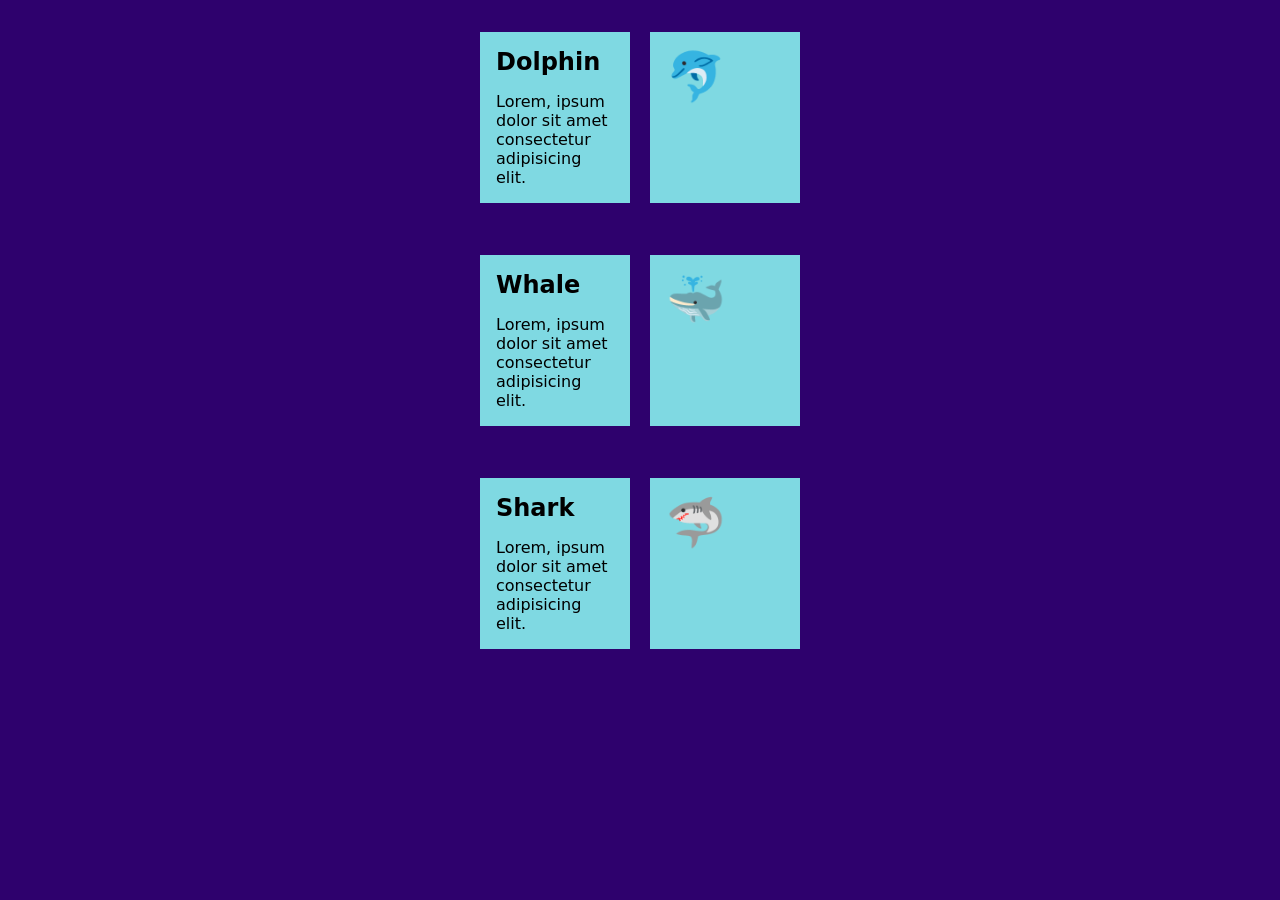
<file: css-grid_fish-cards/index.html>
<!DOCTYPE html>
<html lang="en">
  <head>
    <meta charset="utf-8" />
    <meta
      name="viewport"
      content="width=device-width, initial-scale=1, shrink-to-fit=no"
    />
    <title>CSS Grid - Fish Cards</title>
    <link rel="stylesheet" href="./css/styles.css" />
  </head>
  <body>
    <main class="fish">
      <article class="fish__text">
        <h2 class="fish__headline">Dolphin</h2>
        <p>Lorem, ipsum dolor sit amet consectetur adipisicing elit.</p>
      </article>
      <span class="fish__icon">🐬</span>
      <article class="fish__text">
        <h2 class="fish__headline">Whale</h2>
        <p>Lorem, ipsum dolor sit amet consectetur adipisicing elit.</p>
      </article>
      <span class="fish__icon">🐳</span>
      <article class="fish__text">
        <h2 class="fish__headline">Shark</h2>
        <p>Lorem, ipsum dolor sit amet consectetur adipisicing elit.</p>
      </article>
      <span class="fish__icon">🦈</span>
    </main>
  </body>
</html>
</file>
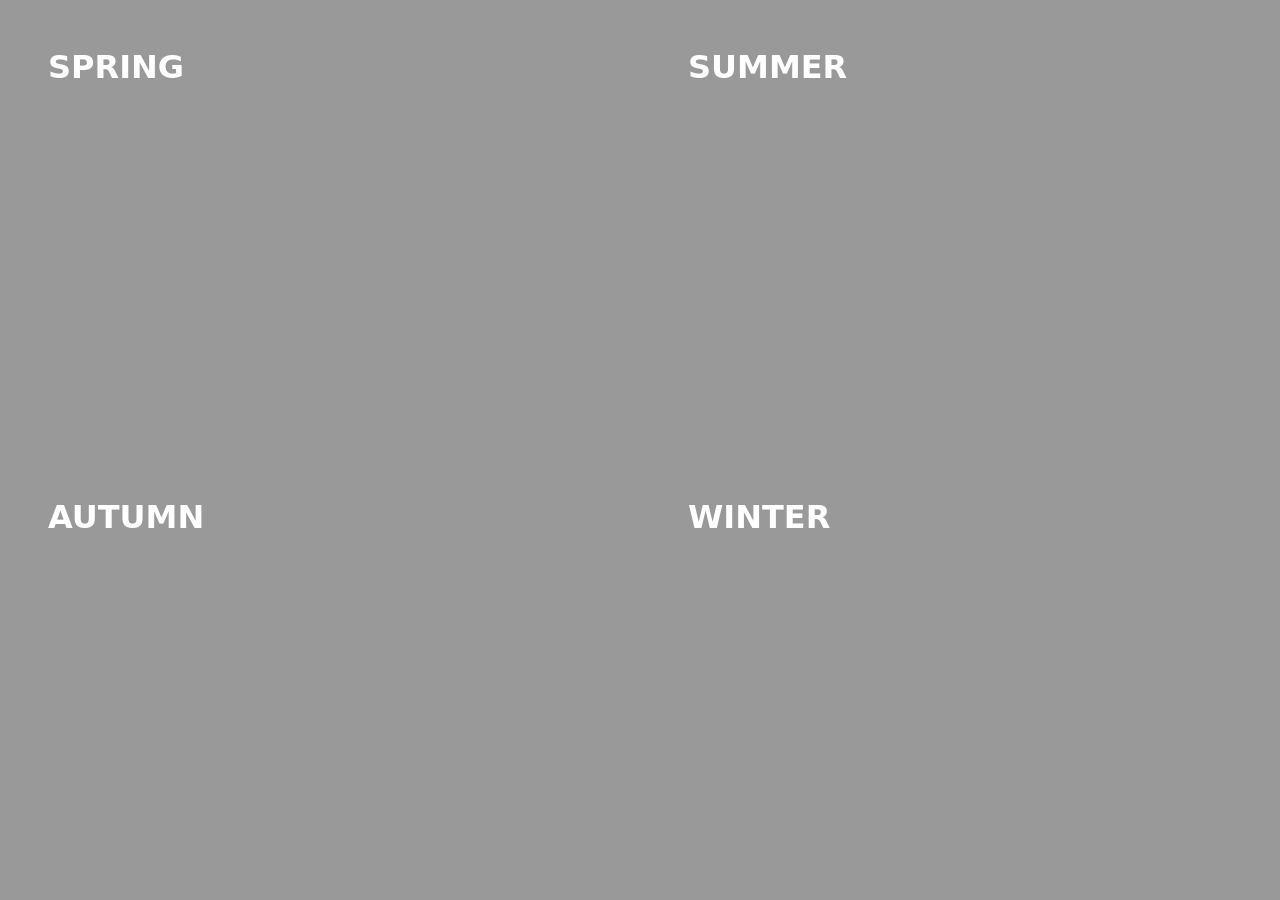
<file: css-grid_image-gallery/index.html>
<!DOCTYPE html>
<html lang="en">
  <head>
    <meta charset="utf-8" />
    <meta
      name="viewport"
      content="width=device-width, initial-scale=1, shrink-to-fit=no"
    />
    <title>CSS Grid - Image Gallery</title>
    <link rel="stylesheet" href="./css/styles.css" />
  </head>
  <body>
    <main class="teaser-grid">
      <section class="teaser-grid__teaser teaser-grid__teaser--spring">
        <a href="#" class="teaser-grid__link">Spring</a>
      </section>
      <section class="teaser-grid__teaser teaser-grid__teaser--summer">
        <a href="#" class="teaser-grid__link">Summer</a>
      </section>
      <section class="teaser-grid__teaser teaser-grid__teaser--autumn">
        <a href="#" class="teaser-grid__link">Autumn</a>
      </section>
      <section class="teaser-grid__teaser teaser-grid__teaser--winter">
        <a href="#" class="teaser-grid__link">Winter</a>
      </section>
    </main>
  </body>
</html>
</file>
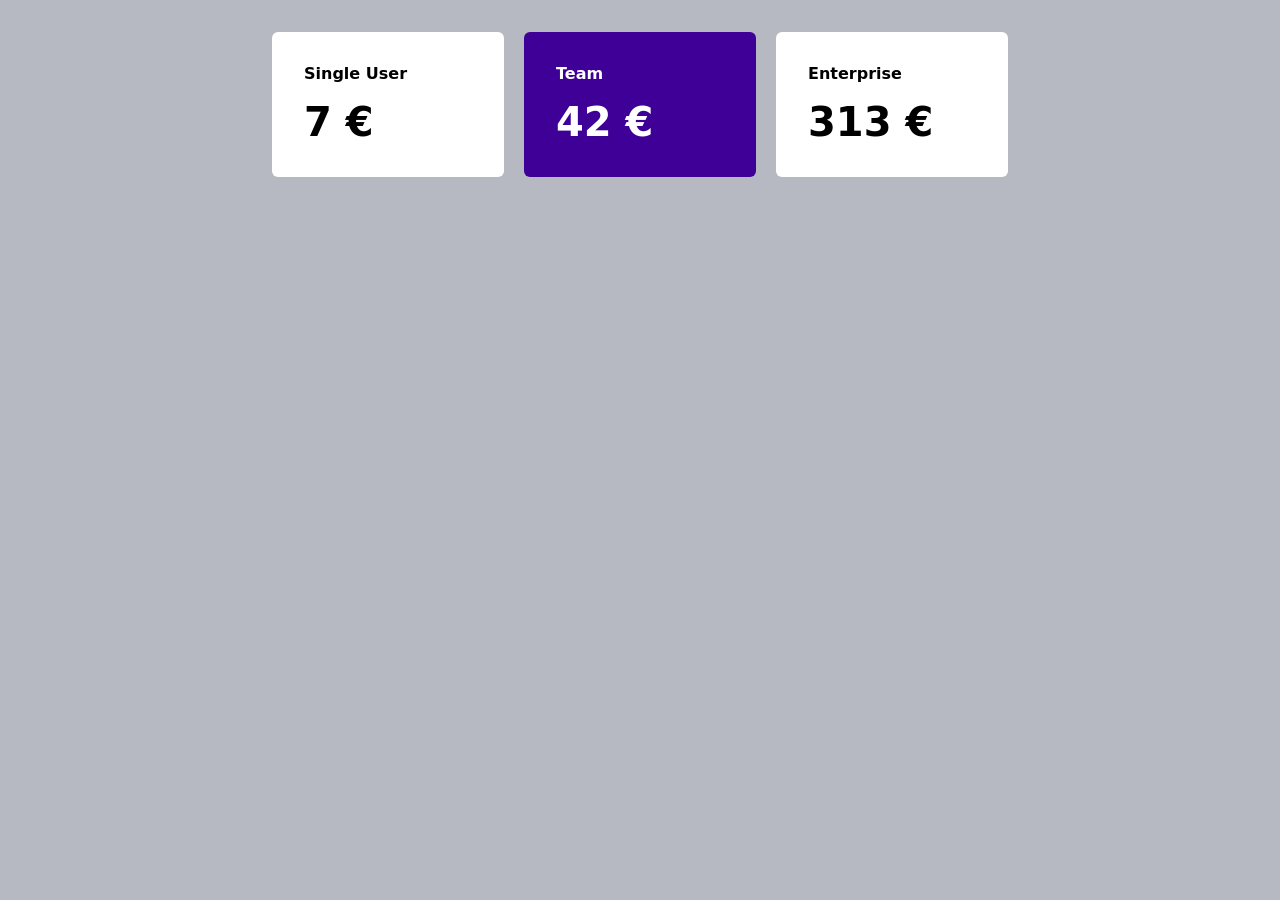
<file: css-grid_payment-cards/index.html>
<!DOCTYPE html>
<html lang="en">
  <head>
    <meta charset="utf-8" />
    <meta
      name="viewport"
      content="width=device-width, initial-scale=1, shrink-to-fit=no"
    />
    <title>CSS Grid - Challenge - Payment Crards</title>
    <link rel="stylesheet" href="./css/styles.css" />
  </head>
  <body>
    <main class="cards">
      <section class="cards__option">
        <h2 class="cards__name">Single User</h2>
        <p class="cards__price">7 €</p>
      </section>
      <section class="cards__option cards__option--highlight">
        <h2 class="cards__name">Team</h2>
        <p class="cards__price">42 €</p>
      </section>
      <section class="cards__option">
        <h2 class="cards__name">Enterprise</h2>
        <p class="cards__price">313 €</p>
      </section>
    </main>
  </body>
</html>
</file>
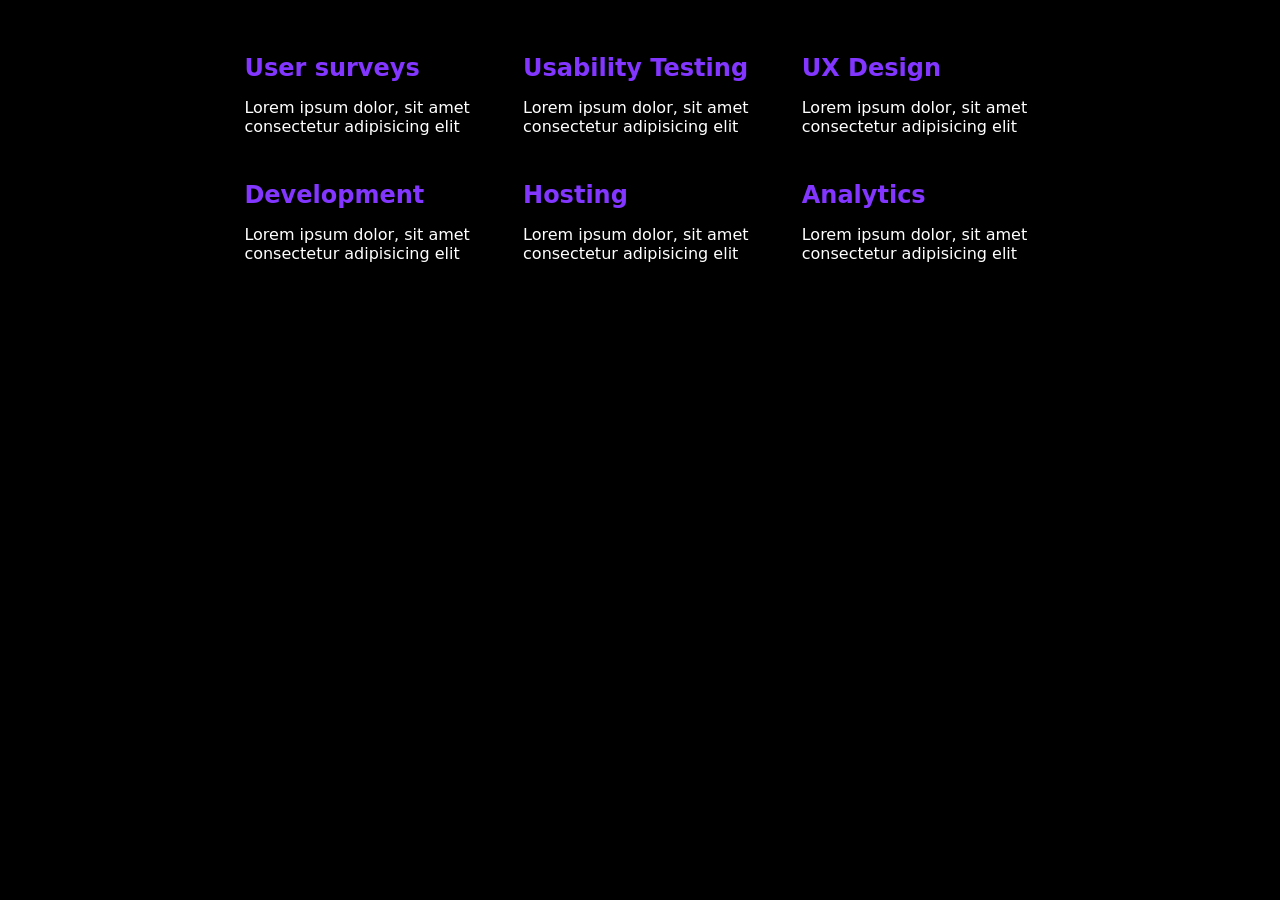
<file: css-grid_service-gallery/index.html>
<!DOCTYPE html>
<html lang="en">
  <head>
    <meta charset="utf-8" />
    <meta
      name="viewport"
      content="width=device-width, initial-scale=1, shrink-to-fit=no"
    />
    <title>CSS Grid - Services</title>
    <link rel="stylesheet" href="./css/styles.css" />
  </head>
  <body>
    <main class="services">
      <section class="services__item">
        <h2 class="services__headline">User surveys</h2>
        <p class="services__text">
          Lorem ipsum dolor, sit amet consectetur adipisicing elit
        </p>
      </section>
      <section class="services__item">
        <h2 class="services__headline">Usability Testing</h2>
        <p class="services__text">
          Lorem ipsum dolor, sit amet consectetur adipisicing elit
        </p>
      </section>
      <section class="services__item">
        <h2 class="services__headline">UX Design</h2>
        <p class="services__text">
          Lorem ipsum dolor, sit amet consectetur adipisicing elit
        </p>
      </section>
      <section class="services__item">
        <h2 class="services__headline">Development</h2>
        <p class="services__text">
          Lorem ipsum dolor, sit amet consectetur adipisicing elit
        </p>
      </section>
      <section class="services__item">
        <h2 class="services__headline">Hosting</h2>
        <p class="services__text">
          Lorem ipsum dolor, sit amet consectetur adipisicing elit
        </p>
      </section>
      <div class="services__item">
        <h2 class="services__headline">Analytics</h2>
        <p class="services__text">
          Lorem ipsum dolor, sit amet consectetur adipisicing elit
        </p>
      </div>
    </main>
  </body>
</html>
</file>
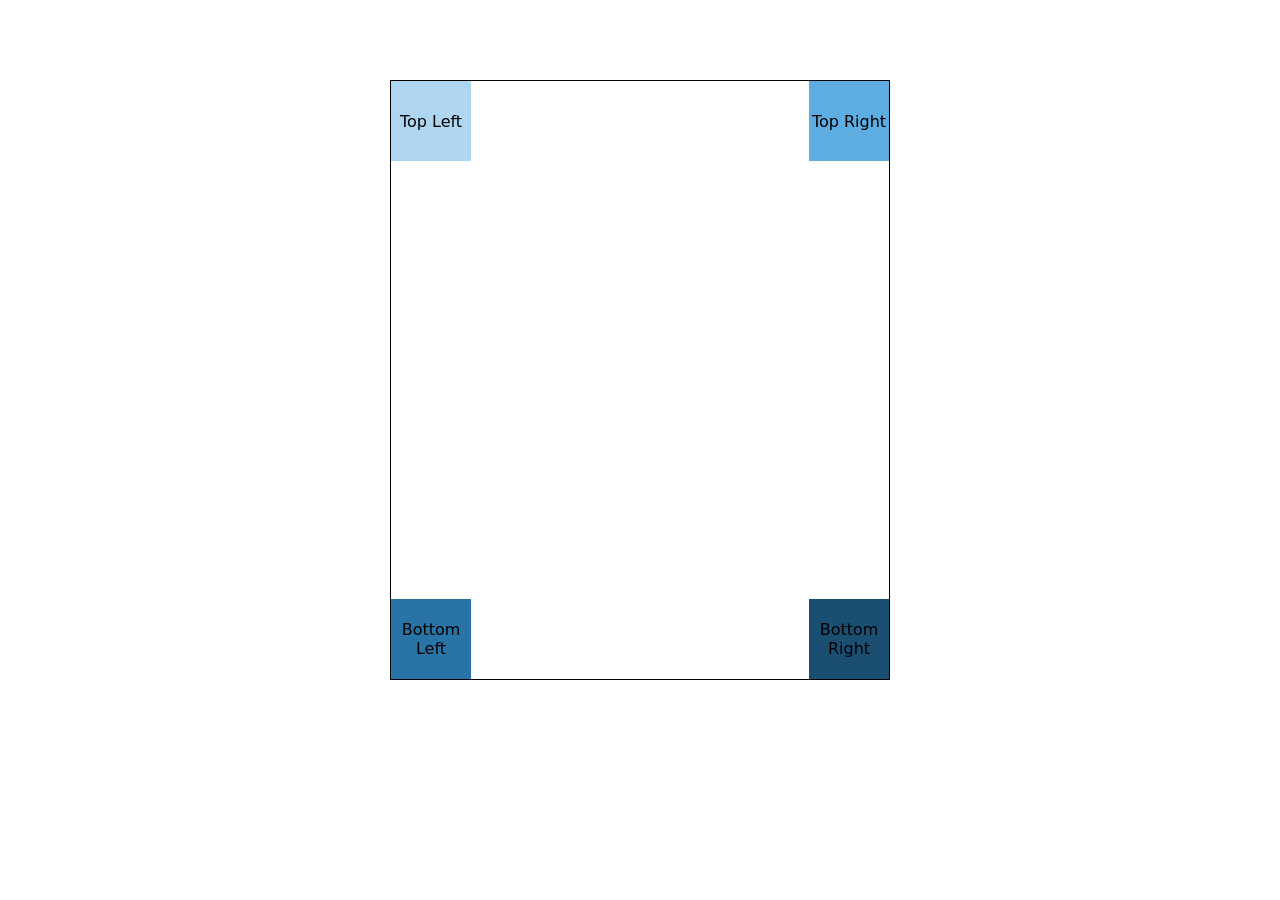
<file: css-positioning_absolute-position/index.html>
<!DOCTYPE html>
<html lang="en">
  <head>
    <meta charset="utf-8" />
    <meta
      name="viewport"
      content="width=device-width, initial-scale=1, shrink-to-fit=no"
    />
    <link rel="icon" href="./public/favicon.png" type="image/png" />
    <title>Absolute Position</title>
    <link rel="stylesheet" href="./css/styles.css" />
  </head>
  <body>
    <!-- You do not need to change the HTML code for this exercise! -->
    <main>
      <div class="box box--top-left">Top Left</div>
      <div class="box box--top-right">Top Right</div>
      <div class="box box--bottom-left">Bottom Left</div>
      <div class="box box--bottom-right">Bottom Right</div>
    </main>
  </body>
</html>
</file>
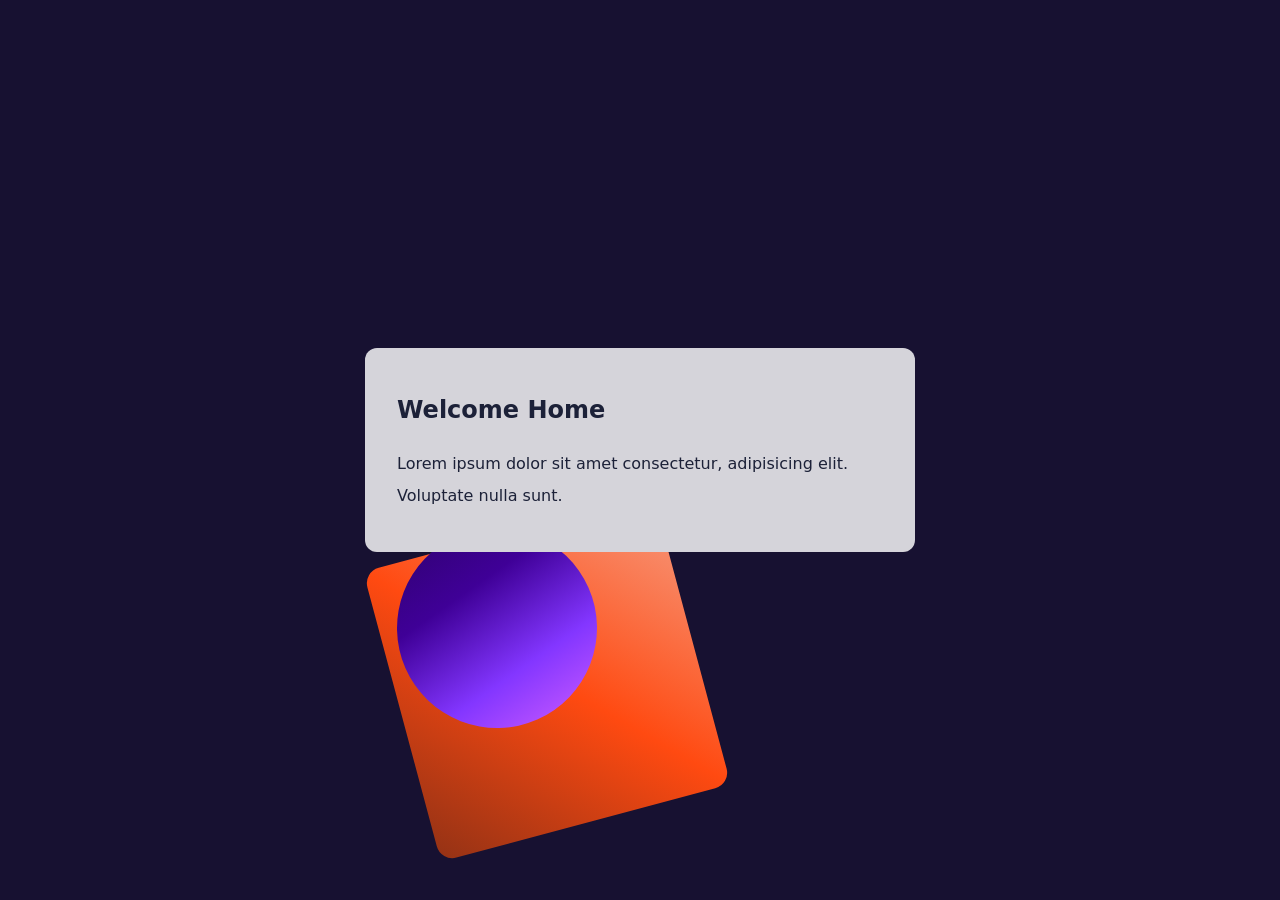
<file: css-positioning_decoration/index.html>
<!DOCTYPE html>
<html lang="en">
  <head>
    <meta charset="utf-8" />
    <meta
      name="viewport"
      content="width=device-width, initial-scale=1, shrink-to-fit=no"
    />
    <link rel="icon" href="./public/favicon.png" type="image/png" />
    <title>Decoration</title>
    <link rel="stylesheet" href="./css/styles.css" />
  </head>
  <body>
    <!-- You do not need to change the HTML code for this exercise! -->
    <main>
      <article class="hero-card">
        <h2>Welcome Home</h2>
        <p>
          Lorem ipsum dolor sit amet consectetur, adipisicing elit. Voluptate
          nulla sunt.
        </p>
        <div class="blob-1"></div>
        <div class="blob-2"></div>
      </article>
    </main>
  </body>
</html>
</file>
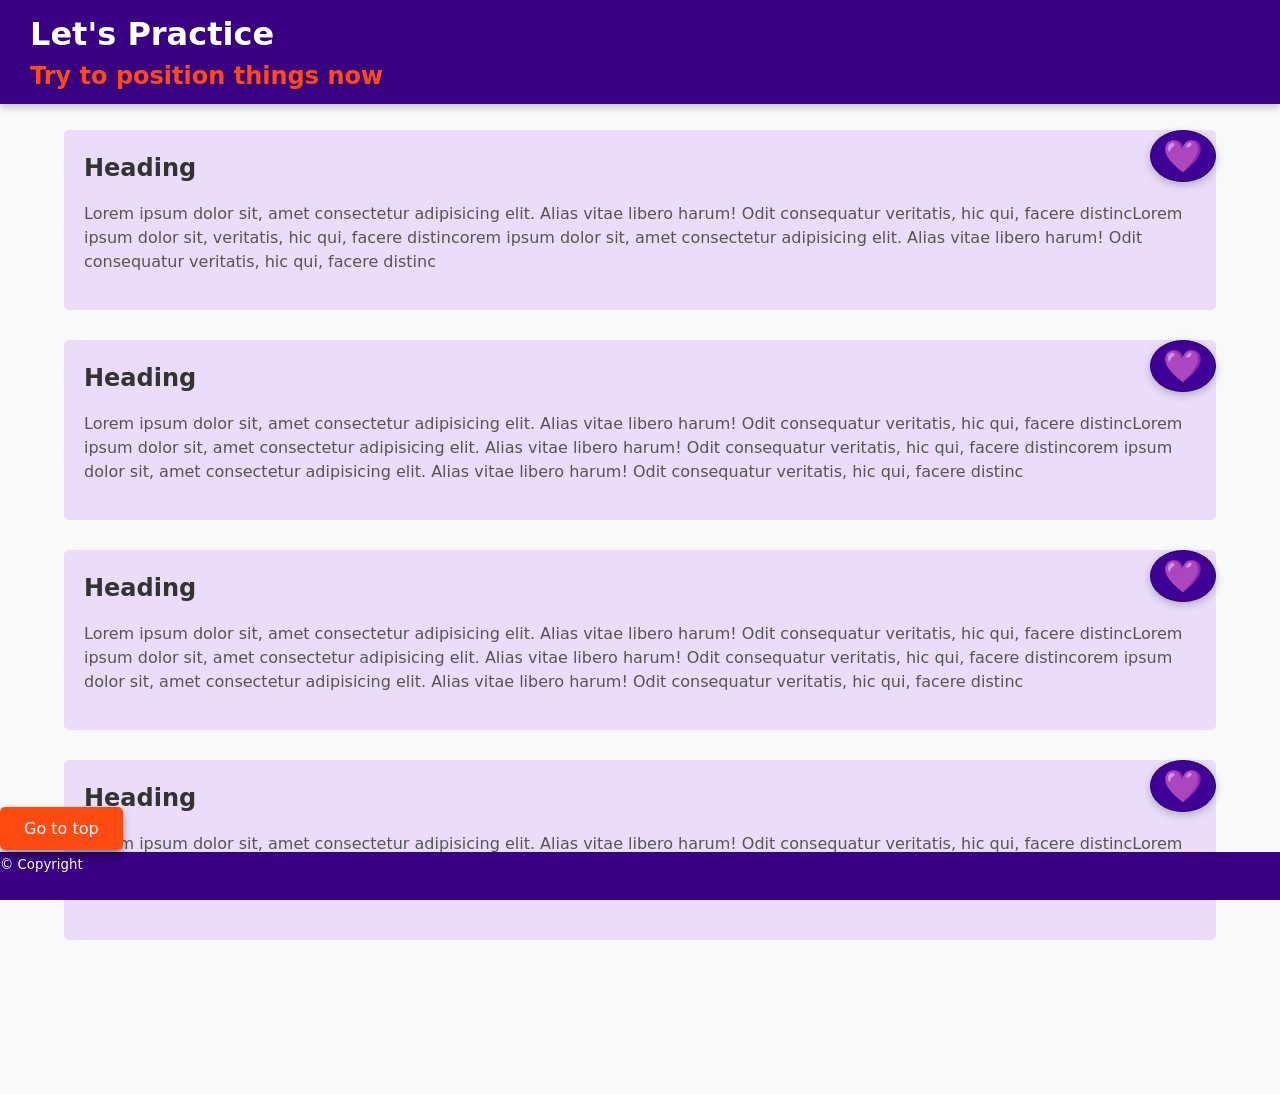
<file: css-positioning_layout-with-position/index.html>
<!doctype html>
<html lang="en">
  <head>
    <meta charset="utf-8" />
    <meta
      name="viewport"
      content="width=device-width, initial-scale=1, shrink-to-fit=no"
    />
    <link rel="icon" href="./public/favicon.ico" type="image/x-icon" />
    <title>Layout with Position</title>
    <link rel="stylesheet" href="./css/styles.css" />
  </head>
  <body>
    <header class="header">
      <h1 class="header__heading">Let's Practice</h1>
      <h2 class="header__subheading">Try to position things now</h2>
    </header>
    <main>
      <section class="card" id="top">
        <h2 class="card__heading">Heading</h2>
        <button class="card__bookmark">
          <span role="img" aria-label="A heart that indicates a bookmark"
            >💜</span
          >
        </button>
        <p class="card__text">
          Lorem ipsum dolor sit, amet consectetur adipisicing elit. Alias vitae
          libero harum! Odit consequatur veritatis, hic qui, facere distincLorem
          ipsum dolor sit, veritatis, hic qui, facere distincorem ipsum dolor
          sit, amet consectetur adipisicing elit. Alias vitae libero harum! Odit
          consequatur veritatis, hic qui, facere distinc
        </p>
      </section>
      <section class="card">
        <h2 class="card__heading">Heading</h2>
        <button class="card__bookmark">
          <span role="img" aria-label="A heart that indicates a bookmark"
            >💜</span
          >
        </button>
        <p class="card__text">
          Lorem ipsum dolor sit, amet consectetur adipisicing elit. Alias vitae
          libero harum! Odit consequatur veritatis, hic qui, facere distincLorem
          ipsum dolor sit, amet consectetur adipisicing elit. Alias vitae libero
          harum! Odit consequatur veritatis, hic qui, facere distincorem ipsum
          dolor sit, amet consectetur adipisicing elit. Alias vitae libero
          harum! Odit consequatur veritatis, hic qui, facere distinc
        </p>
      </section>
      <section class="card">
        <h2 class="card__heading">Heading</h2>
        <button class="card__bookmark">
          <span role="img" aria-label="A heart that indicates a bookmark"
            >💜</span
          >
        </button>
        <p class="card__text">
          Lorem ipsum dolor sit, amet consectetur adipisicing elit. Alias vitae
          libero harum! Odit consequatur veritatis, hic qui, facere distincLorem
          ipsum dolor sit, amet consectetur adipisicing elit. Alias vitae libero
          harum! Odit consequatur veritatis, hic qui, facere distincorem ipsum
          dolor sit, amet consectetur adipisicing elit. Alias vitae libero
          harum! Odit consequatur veritatis, hic qui, facere distinc
        </p>
      </section>
      <section class="card">
        <h2 class="card__heading">Heading</h2>
        <button class="card__bookmark">
          <span role="img" aria-label="A heart that indicates a bookmark"
            >💜</span
          >
        </button>
        <p class="card__text">
          Lorem ipsum dolor sit, amet consectetur adipisicing elit. Alias vitae
          libero harum! Odit consequatur veritatis, hic qui, facere distincLorem
          ipsum dolor sit, amet consectetur adipisicing elit. Alias vitae libero
          harum! Odit consequatur veritatis, hic qui, facere distincorem ipsum
          dolor sit, amet consectetur adipisicing elit. Alias vitae libero
          harum! Odit consequatur veritatis, hic qui, facere distinc
        </p>
      </section>
      <a href="#top" class="goto-top">Go to top</a>
    </main>

    <footer class="footer">
      <small class="footer__text">© Copyright</small>
    </footer>
  </body>
</html>
</file>
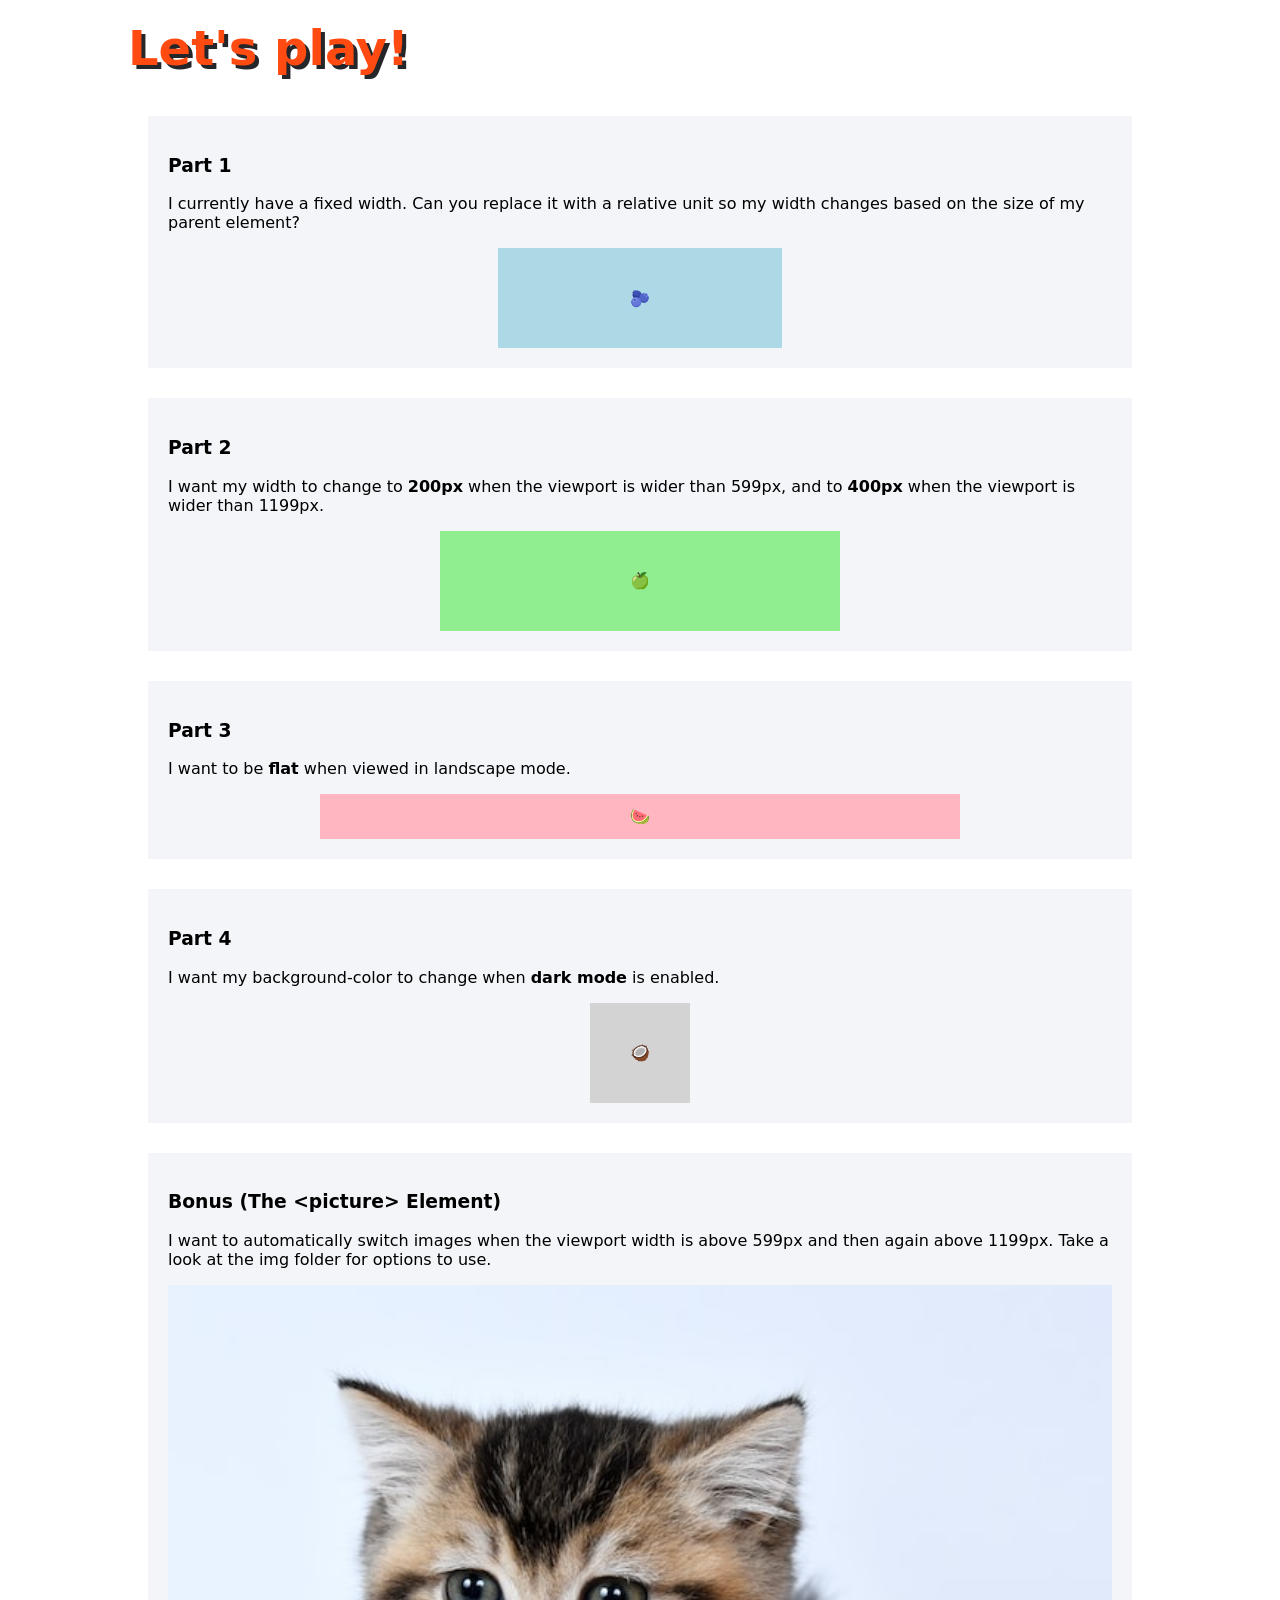
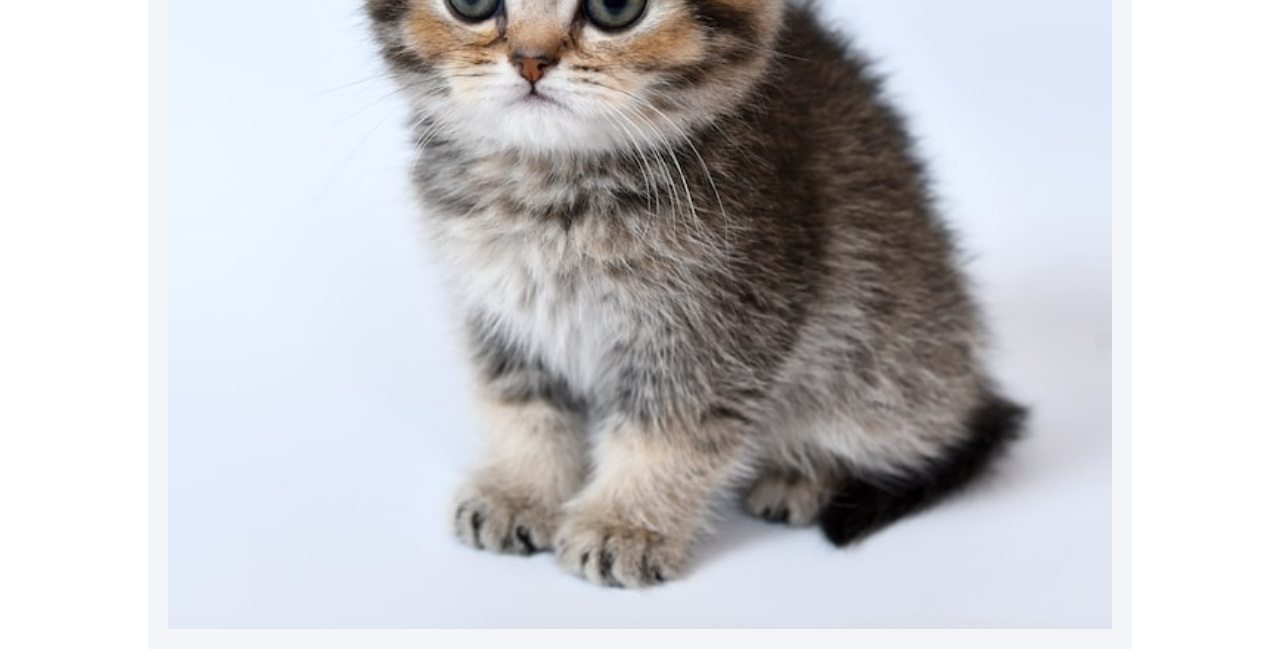
<file: css-responsive_playground/index.html>
<!DOCTYPE html>
<html lang="en">
  <head>
    <meta charset="utf-8" />
    <meta
      name="viewport"
      content="width=device-width, initial-scale=1, shrink-to-fit=no"
    />
    <link rel="icon" href="./public/favicon.png" type="image/png" />
    <title>Playground</title>
    <link rel="stylesheet" href="./css/styles.css" />
  </head>
  <body>
    <main>
      <h1>Let's play!</h1>
      <section class="playground">
        <section class="section">
          <h3>Part 1</h3>
          <p>
            I currently have a fixed width. Can you replace it with a relative
            unit so my width changes based on the size of my parent element?
          </p>
          <div class="box box--one">🫐</div>
        </section>
        <section class="section">
          <h3>Part 2</h3>
          <p>
            I want my width to change to <strong>200px</strong> when the
            viewport is wider than 599px, and to <strong>400px</strong> when the
            viewport is wider than 1199px.
          </p>
          <div class="box box--two">🍏</div>
        </section>
        <section class="section">
          <h3>Part 3</h3>
          <p>
            I want to be <strong>flat</strong> when viewed in landscape mode.
          </p>
          <div class="box box--three">🍉</div>
        </section>
        <section class="section">
          <h3>Part 4</h3>
          <p>
            I want my background-color to change when
            <strong>dark mode</strong> is enabled.
          </p>
          <div class="box box--four">🥥</div>
        </section>

        <section class="section">
          <h3>Bonus (The &lt;picture&gt; Element)</h3>
          <p>
            I want to automatically switch images when the viewport width is
            above 599px and then again above 1199px. Take a look at the img
            folder for options to use.
          </p>
          <div class="box box--five">
            <!-- You might want to use the <picture> element here. -->
            <img src="./img/cat_small.jpg" alt="A cat" />
          </div>
        </section>
      </section>
    </main>
  </body>
</html>
</file>
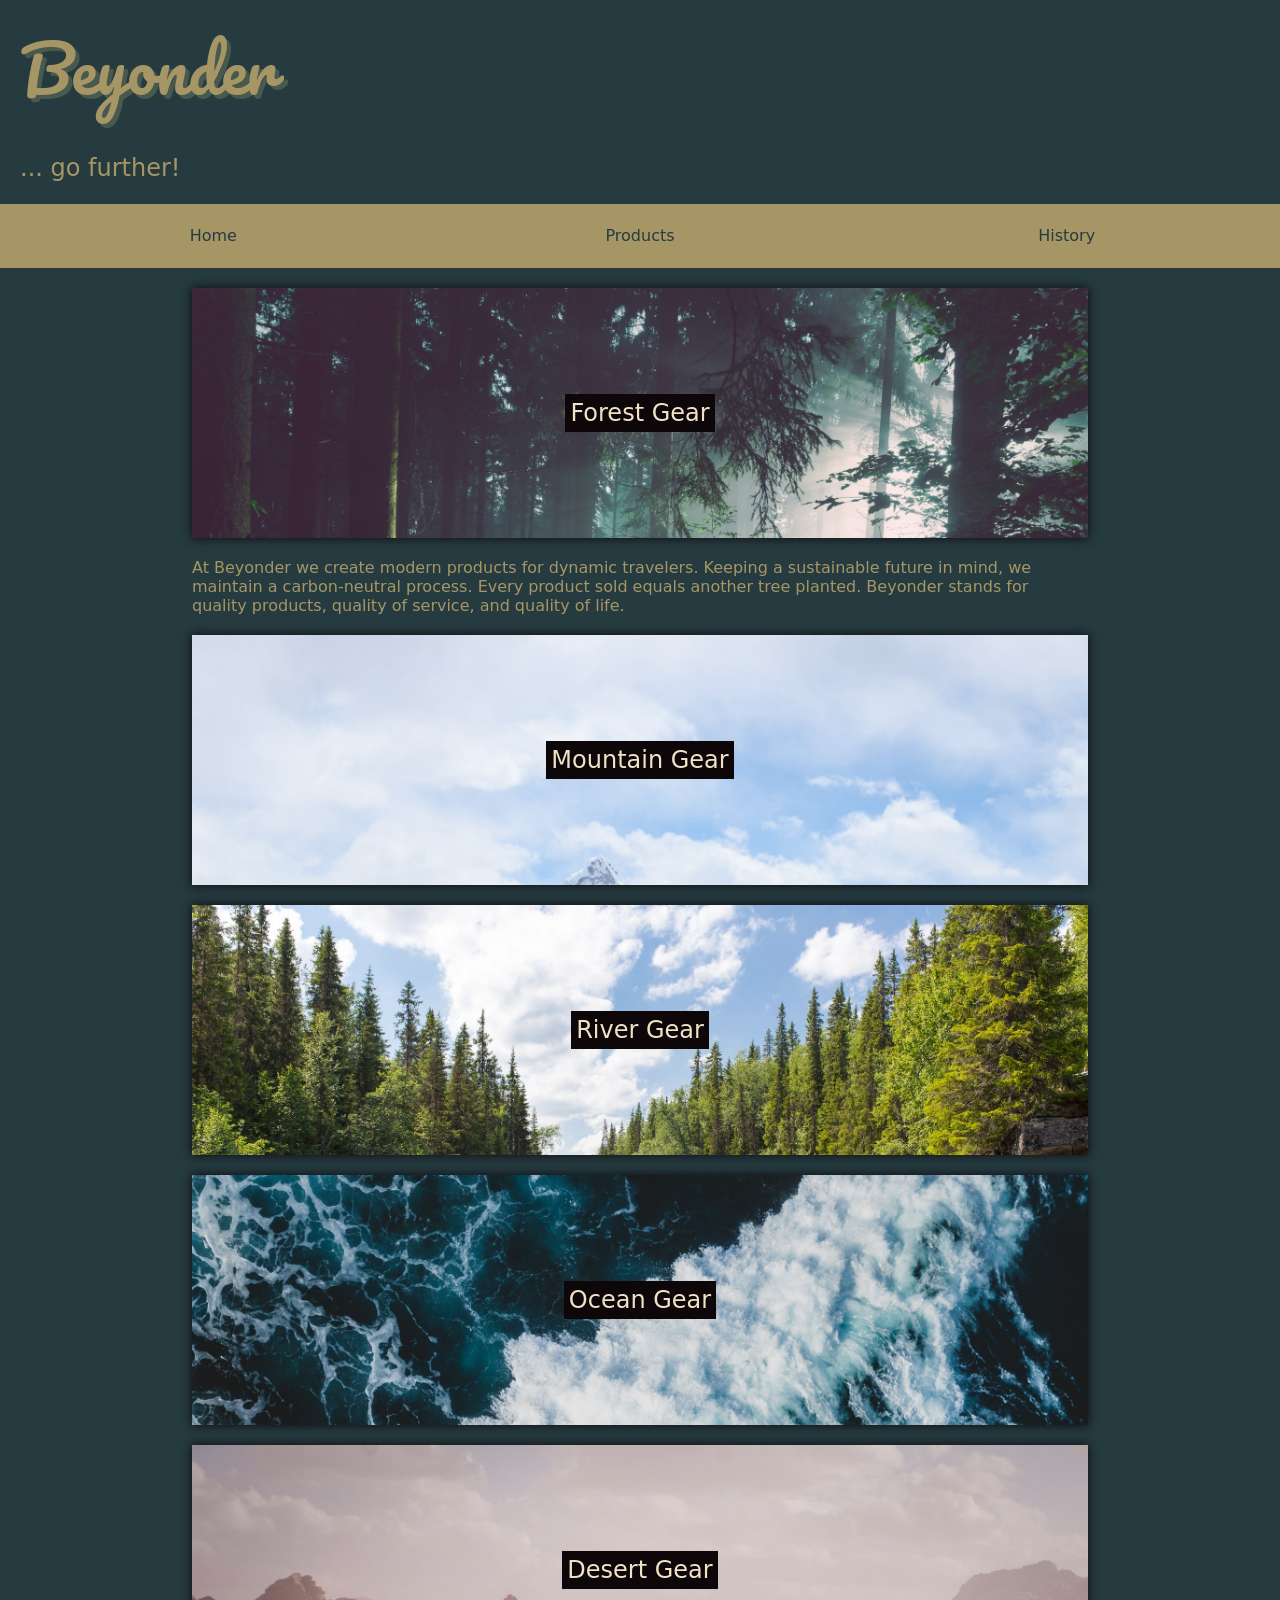
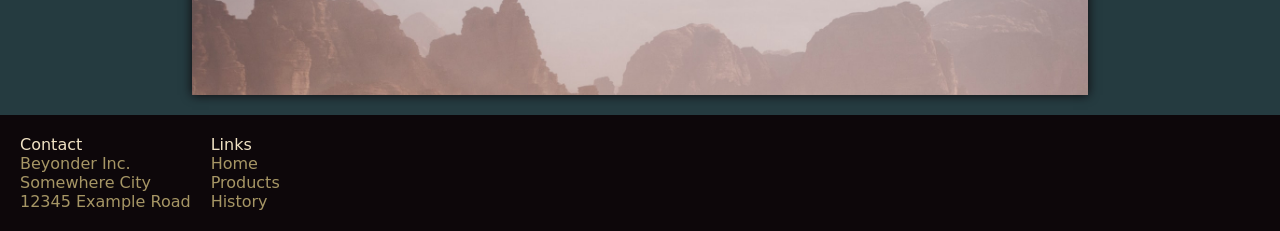
<file: css-responsive_responsive-website/index.html>
<!DOCTYPE html>
<html lang="en">
  <head>
    <meta charset="utf-8" />
    <meta
      name="viewport"
      content="width=device-width, initial-scale=1, shrink-to-fit=no"
    />
    <link rel="icon" href="./public/favicon.ico" type="image/x-icon" />
    <title>Responsive Website</title>
    <link rel="stylesheet" href="./css/styles.css" />
  </head>
  <body>
    <header class="main-header">
      <p class="header-brand">Beyonder</p>
      <p class="header-text">... go further!</p>
    </header>
    <nav class="navbar">
      <a class="navbar-link" href="#">Home</a>
      <a class="navbar-link" href="#">Products</a>
      <a class="navbar-link" href="#">History</a>
    </nav>
    <main class="main-content">
      <section class="card-section">
        <article class="product-card --forest">
          <a class="card-title" href="#">Forest Gear</a>
        </article>
        <p class="intro-text">
          At Beyonder we create modern products for dynamic travelers. Keeping a
          sustainable future in mind, we maintain a carbon-neutral process.
          Every product sold equals another tree planted. Beyonder stands for
          quality products, quality of service, and quality of life.
        </p>
        <article class="product-card --mountain">
          <a class="card-title" href="#">Mountain Gear</a>
        </article>
        <article class="product-card --river">
          <a class="card-title" href="#">River Gear</a>
        </article>
        <article class="product-card --ocean">
          <a class="card-title" href="#">Ocean Gear</a>
        </article>
        <article class="product-card --desert">
          <a class="card-title" href="#">Desert Gear</a>
        </article>
      </section>
    </main>
    <footer class="main-footer">
      <div class="contact-details">
        <p>Contact</p>
        <p>Beyonder Inc.</p>
        <p>Somewhere City</p>
        <p>12345 Example Road</p>
      </div>
      <nav class="footer-nav">
        <p>Links</p>
        <a class="footer-link" href="#">Home</a>
        <a class="footer-link" href="#">Products</a>
        <a class="footer-link" href="#">History</a>
      </nav>
    </footer>
  </body>
</html>
</file>
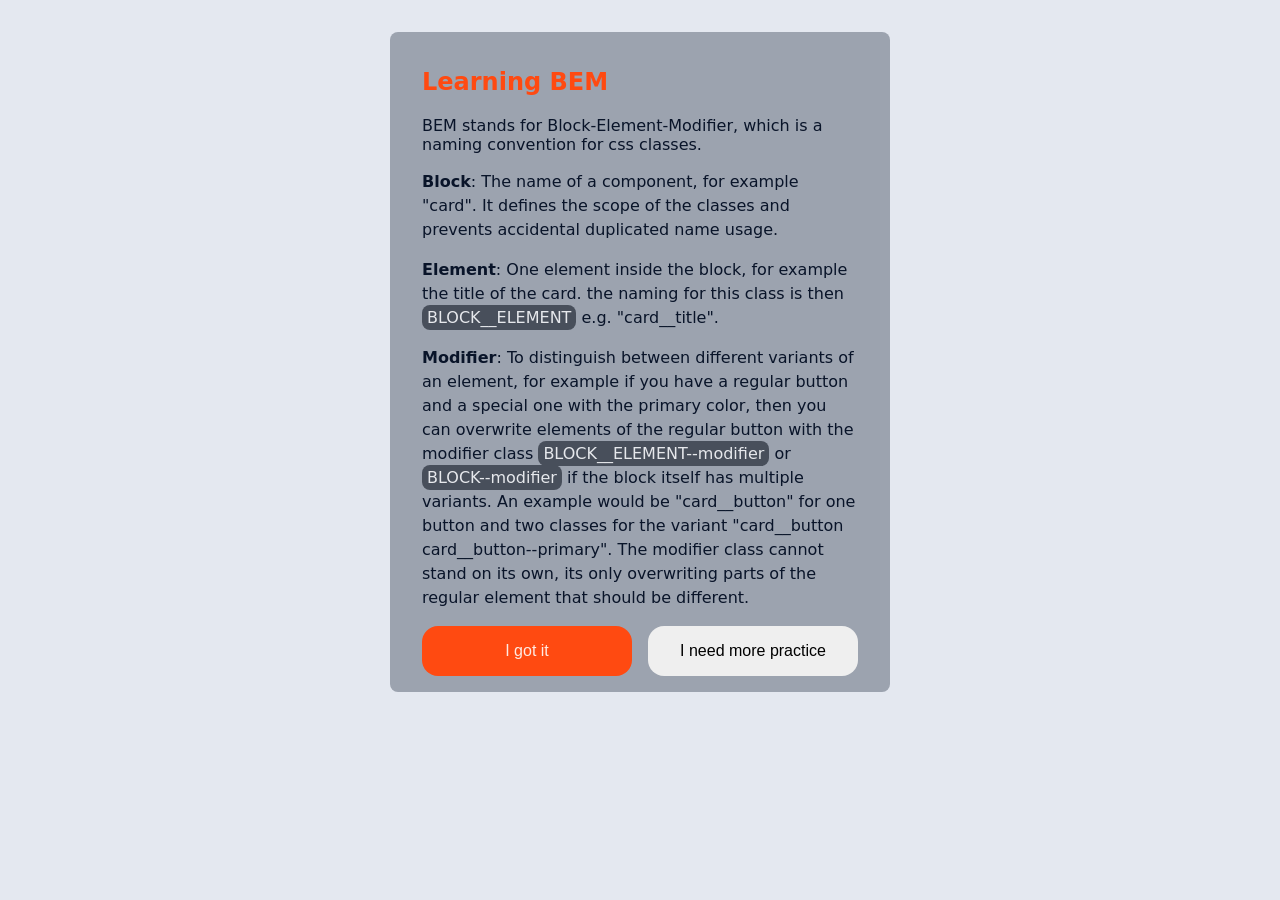
<file: css-structure_bem/index.html>
<!doctype html>
<html lang="en">
  <head>
    <meta charset="utf-8" />
    <meta
      name="viewport"
      content="width=device-width, initial-scale=1, shrink-to-fit=no"
    />
    <link rel="icon" href="./public/favicon.png" type="image/png" />
    <title>CSS Structure: BEM</title>
    <link rel="stylesheet" href="./css/styles.css" />
  </head>
  <body>
    <article class="info-card">
      <h2 class="info-card__headline">Learning BEM</h2>
      <p>
        BEM stands for Block-Element-Modifier, which is a naming convention for
        css classes.
      </p>
      <ul class="info-card__list">
        <li>
          <span class="info-card__list-title">Block</span>: The name of a
          component, for example "card". It defines the scope of the classes and
          prevents accidental duplicated name usage.
        </li>
        <li>
          <span class="info-card__list-title">Element</span>: One element inside
          the block, for example the title of the card. the naming for this
          class is then
          <span class="info-card__text-highlighted">BLOCK__ELEMENT</span> e.g.
          "card__title".
        </li>
        <li>
          <span class="info-card__list-title">Modifier</span>: To distinguish
          between different variants of an element, for example if you have a
          regular button and a special one with the primary color, then you can
          overwrite elements of the regular button with the modifier class
          <span class="info-card__text-highlighted"
            >BLOCK__ELEMENT--modifier</span
          >
          or <span class="info-card__text-highlighted">BLOCK--modifier</span> if
          the block itself has multiple variants. An example would be
          "card__button" for one button and two classes for the variant
          "card__button card__button--primary". The modifier class cannot stand
          on its own, its only overwriting parts of the regular element that
          should be different.
        </li>
      </ul>
      <div class="info-card__buttons">
        <button class="primary">I got it</button>
        <button>I need more practice</button>
      </div>
    </article>
  </body>
</html>
</file>
<file: css-grid_fish-cards/css/styles.css>
:root {
  --primary-dark: #2e016d;
  --primary: #3f0097;
  --primary-light: #8236ff;

  --secondary-dark: #38ccda;
  --secondary: #7fd9e2;

  --accent: #ffd15d;
  --black-light: #303030;
  --black: #000000;
  --white: #ffffff;
  --grey-dark: #b6b9c2;
  --grey-light: #f5f6f6;
}

*,
*::before,
*::after {
  box-sizing: border-box;
  margin: 0;
  padding: 0;
}

body {
  margin: 0;
  font-family: system-ui;
  background-color: var(--primary-dark);
}

.fish {
  display: grid;
  grid-template-columns: 1fr 1fr;
  grid-template-rows: 1fr 1fr;
  gap: 20px;
  width: 20rem;
  margin: 2rem auto;

  /* Add styles to the container */
}

.fish__text {
  padding: 1rem;
  margin: 0 0 2rem 0;
  background-color: var(--secondary);
}

.fish__headline {
  margin: 0 0 1rem 0;
}

.fish__icon {
  display: block;
  font-size: 3rem;
  padding: 1rem;
  margin: 0 0 2rem 0;
  background-color: var(--secondary);
}
</file>
<file: css-grid_image-gallery/css/styles.css>
:root {
  --primary-dark: #2e016d;
  --primary: #3f0097;
  --primary-light: #8236ff;

  --secondary-dark: #38ccda;
  --secondary: #7fd9e2;

  --accent: #ffd15d;
  --black-light: #303030;
  --black: #000000;
  --white: #ffffff;
  --grey-dark: #b6b9c2;
  --grey-light: #f5f6f6;
}


*,
*::before,
*::after {
  box-sizing: border-box;
  margin: 0;
  padding: 0;
}

body {
  font-family: system-ui;
}

.teaser-grid {
  display: grid;
  grid-template-columns: 1fr 1fr; 
  min-width: 40rem;
  min-height: 100vh;

  /* Add styles to the grid container */
}

.teaser-grid__teaser {
  padding: 3rem;
  font-size: 2rem;
  text-transform: uppercase;
  font-weight: bold;
  background-size: cover;
  background-position: center;
}

.teaser-grid__teaser--spring {
  background-image: linear-gradient(rgba(0, 0, 0, 0.4), rgba(0, 0, 0, 0.4)),
    url("https://images.unsplash.com/photo-1503919483171-9ffc1debc390?q=80&w=2070&auto=format&fit=crop&ixlib=rb-4.1.0&ixid=M3wxMjA3fDB8MHxwaG90by1wYWdlfHx8fGVufDB8fHx8fA%3D%3D");
}

.teaser-grid__teaser--summer {
  background-image: linear-gradient(rgba(0, 0, 0, 0.4), rgba(0, 0, 0, 0.4)),
    url("https://images.unsplash.com/photo-1473186578172-c141e6798cf4?q=80&w=1973&auto=format&fit=crop&ixlib=rb-4.1.0&ixid=M3wxMjA3fDB8MHxwaG90by1wYWdlfHx8fGVufDB8fHx8fA%3D%3D");

}

.teaser-grid__teaser--autumn {
  background-image: linear-gradient(rgba(0, 0, 0, 0.4), rgba(0, 0, 0, 0.4)),
    url("https://images.unsplash.com/photo-1508255139162-e1f7b7288ab7?q=80&w=2070&auto=format&fit=crop&ixlib=rb-4.1.0&ixid=M3wxMjA3fDB8MHxwaG90by1wYWdlfHx8fGVufDB8fHx8fA%3D%3D");
}

.teaser-grid__teaser--winter {
  background-image: linear-gradient(rgba(0, 0, 0, 0.4), rgba(0, 0, 0, 0.4)),
    url("https://images.unsplash.com/photo-1707056905307-607b5061b03e?q=80&w=2070&auto=format&fit=crop&ixlib=rb-4.1.0&ixid=M3wxMjA3fDB8MHxwaG90by1wYWdlfHx8fGVufDB8fHx8fA%3D%3D");
}

.teaser-grid__link {
  color: var(--white);
  text-decoration: none;
}
</file>
<file: css-grid_payment-cards/css/styles.css>
:root {
  --primary-dark: #2e016d;
  --primary: #3f0097;
  --primary-light: #8236ff;

  --secondary-dark: #38ccda;
  --secondary: #7fd9e2;

  --accent: #ffd15d;
  --black-light: #303030;
  --black: #000000;
  --white: #ffffff;
  --grey-dark: #b6b9c2;
  --grey-light: #f5f6f6;
}

*,
*::before,
*::after {
  box-sizing: border-box;
  margin: 0;
  padding: 0;
}

body {
  font-family: system-ui;

  background-color: var(--grey-dark);
}

.cards {
  display: grid;
  grid-template-columns: 1fr 1fr 1fr;
  gap: 20px;
  margin: 0 auto;
  padding: 2rem;
  max-width: 50rem;

  /* Add styles to the container */
}

.cards__option {
  background-color: var(--white);
  padding: 2rem;
  border-radius: 6px;
}

.cards__option--highlight {
  background-color: var(--primary);
  color: var(--white);
}

.cards__name {
  margin: 0 0 1rem 0;
  font-size: 1rem;
}

.cards__price {
  font-size: 2.5rem;
  font-weight: bold;
}
</file>
<file: css-grid_service-gallery/css/styles.css>
:root {
  --primary-dark: #2e016d;
  --primary: #3f0097;
  --primary-light: #8236ff;

  --secondary-dark: #38ccda;
  --secondary: #7fd9e2;

  --accent: #ffd15d;
  --black-light: #303030;
  --black: #000000;
  --white: #ffffff;
  --grey-dark: #b6b9c2;
  --grey-light: #f5f6f6;
}

*,
*::before,
*::after {
  box-sizing: border-box;
  margin: 0;
  padding: 0;
}

body {
  font-family: system-ui;
  background-color: var(--black);
}

.services {
  display: grid;
  grid-template-columns: 1fr 1fr 1fr;
  grid-template-rows: 1fr 1fr;
  max-width: 900px;
  padding: 2rem;
  margin: auto;

  /* Add styles to the container */
}

.services__item {
  padding: 1.4rem;
}

.services__headline {
  margin: 0 0 1rem 0;
  color: var(--primary-light);
}

.services__text {
  color: var(--white);
}
</file>
<file: css-positioning_absolute-position/css/styles.css>
*,
*::before,
*::after {
  box-sizing: border-box;
}

body {
  margin: 0;
  font-family: system-ui;
}

main {
  width: 500px;
  height: 600px;
  border: 1px solid black;
  margin: 5em auto;
  position: relative;
}

.box {
  display: flex;
  align-items: center;
  justify-content: center;
  height: 80px;
  width: 80px;
  text-align: center;
}

/**
 * Look at the selectors defined below.
 * Position each element so that its placement matches the name of the selector.
 * Adjust the rule sets for each selector to achieve the correct positioning.
 *
 * @example
 * .box--top-left -> This element should be placed in the top-left corner.
 */

.box--top-left {
  background-color: #aed6f1;
  position: absolute;
  left: 0;
}

.box--top-right {
  background-color: #5dade2;
  position: absolute;
  right: 0;
}

.box--bottom-left {
  background-color: #2874a6;
  position: absolute;
  bottom: 0;
}

.box--bottom-right {
  background-color: #1b4f72;
  position: absolute;
  right: 0;
  bottom: 0;
}
</file>
<file: css-positioning_decoration/css/styles.css>
*,
*::before,
*::after {
  box-sizing: border-box;
}

body {
  margin: 0;
  font-family: system-ui;
  min-height: 100dvh;
  background-color: rgb(23, 17, 49);
  align-content: center;
}

h2 {
  line-height: 1.5;
}

p {
  line-height: 2;
}

/* Decoration
Place the blob elements behind the hero card so that parts
of them are visible and parts are covered by the card.

Hint: The z-index can also be negative!
*/

.hero-card {
  max-width: 550px;
  margin-inline: auto;
  background-color: rgb(213, 212, 218);
  color: rgb(28, 33, 56);
  padding: 24px 32px;
  border-radius: 12px;
  position: relative;
}

.blob-1 {
  width: 300px;
  height: 300px;
  background: linear-gradient(to bottom left, #f6997d, #ff4a11, #943215);
  border-radius: 16px;
  rotate: -15deg;
  position: absolute;
  z-index: -1;
}

.blob-2 {
  width: 200px;
  height: 200px;
  background: linear-gradient(
    to bottom left,
    #2e016d,
    #3f0097,
    #8336ff,
    #d15eff
  );
  border-radius: 999px;
  rotate: 280deg;
  position: absolute;
  z-index: -1;
}
</file>
<file: css-positioning_layout-with-position/css/styles.css>
*,
*::before,
*::after {
  box-sizing: border-box;
}

body {
  font-family: system-ui;
  line-height: 1.5;
  color: #252629;
  background-color: #f9f9f9;
  margin: 0;
  padding: 100px 0;
}

/**
 *
 * Place the header at the top of the viewport and make sure, that it remains there when the
 * document is scrolled.
 */
.header {
  background: #370182;
  color: #ffffff;
  box-shadow: rgba(0, 0, 0, 0.24) 0 3px 8px;
  padding: 10px 30px;
  position: fixed;
  top: 0;
  z-index: 1;
  width: 100%;
}

.header__subheading {
  color: #ff4a11;
  margin: 0;
}

.header__heading {
  margin: 0;
}

/**
 *
 * Place the footer at the bottom of the viewport and make sure, that it remains there when the
 * document is scrolled.
 */
.footer {
  height: 48px;
  width: 100%;
  color: #ffffff;
  background: #370182;
  position: fixed;
  bottom: 0;
}

/**
 *
 * Define the card as the reference frame for its descendant elements that require absolute positioning.
 */
.card {
  max-width: 90%;
  margin: 30px auto;
  padding: 20px;
  color: #555;
  background-color: #ebddfa;
  scroll-margin-top: 150px;
  border-radius: 5px;
  position: relative;
}

.card__heading {
  color: #333;
  margin: 0 0 10px 0;
}

/**
 * Place the bookmark in the top-right corner of each card.
 */
.card__bookmark {
  border: 1px solid #2e016d;
  background-color: #3f0097;
  font-size: 2em;
  padding: 6px 12px;
  border-radius: 50%;
  box-shadow: rgba(0, 0, 0, 0.24) 0 3px 8px;
  position: absolute;
  top: 0;
  right: 0;
}

/**
 * Position the go-to-top button so that it covers all other elements, ensuring it is always visible
 * and remains fixed in place when the document is scrolled.
 */
.goto-top {
  text-decoration: none;
  color: #f9f9f9;
  padding: 12px 24px;
  border-radius: 5px;
  background-color: #ff4a11;
  box-shadow: 0 6px 8px rgba(0, 0, 0, 0.4);
  z-index: 10;
  position: sticky;
  bottom: 50px;
}
</file>
<file: css-responsive_playground/css/styles.css>
/* ==[ PLAYGROUND Challenge! ]== */

/* This challenge includes several smaller challenges and allows you to
play around with the concepts you've learned. Read the instructions 
carefully. */

:root {
  /* Color Variables */

  --color-nemo: #ff4a11;
  --color-granite: #252629;
  --color-water-10: #f3f5f9;
  --color-foam: #ffffff;
}

*,
*::before,
*::after {
  box-sizing: border-box;
}

body {
  margin: 0;
  font-family: system-ui;

  background-color: var(--color-foam);
}

h1 {
  font-size: 3rem;
  width: 80%;
  margin: 20px auto;
  color: var(--color-nemo);
  text-shadow: 4px 4px var(--color-granite);
}

.playground {
  display: flex;
  flex-direction: column;
  align-items: center;
  margin: auto;
  padding: 20px;
  gap: 30px;

  width: 80%;
  min-height: 100vh;
}

.section {
  width: 100%;
  background-color: var(--color-water-10);
  padding: 20px;
}

.box {
  display: flex;
  justify-content: center;
  align-items: center;
  margin: auto;
}

.box--one {
  background-color: lightblue;

  width: 30%;
  height: 100px;
}

.box--two {
 

  background-color: lightgreen;

  width: 100px;
  height: 100px;

  @media (min-width:599px){
    width: 200px;
  }
  @media (min-width:1199px){
    width:400px;
  }
}

.box--three {
  background-color: lightpink;

  width: 50px;
  height: 250px;

  @media (orientation: landscape){
    height: 5vh;
    width: 50vw;
  }
}

.box--four {
  background-color: lightgray;

  width: 100px;
  height: 100px;
  @media (prefers-color-scheme: dark){
    background-color: aqua;
  }
}

.box--five {
  width: 100%;
}

.box--five img {
  width: 100%;
}
</file>
<file: css-responsive_responsive-website/css/styles.css>
/* ==[ ATTENTION! ]== */

/* We have made use of native CSS variables and calculations here to demonstrate their functionality and usefulness. 
You don't need to adjust these to complete the challenge. Feel free to take a look, then scroll down to the start 
of the introduction. */

@import "fonts.css";

:root {
  /* Color Variables */

  --inky-black: #0d070a;
  --forest-green: #48594d;
  --navy-blue: #253b40;
  --dark-beige: #a69665;
  --rust-orange: #bf754b;
  --eggshell-white: #f0e2c4;

  /* Unit Variables*/

  --gap: 20px;

  --header-brand: 4rem;
  --header-brand-line-height: 7rem;

  --header-text: 1.5rem;
  --header-text-line-height: 2rem;

  --regular-text: 1rem;
  --regular-line-height: 1.5rem;

  /* Calculations */

  /* Calculating the header height */
  --header-height: calc(
    var(--header-brand-line-height) + var(--header-text-line-height) +
      (3 * var(--gap))
  );

  /* Calculating the nav height */
  --nav-height: calc(var(--regular-line-height) + (2 * var(--gap)));

  /* Calculating the exact margin required to position the main content
    directly below the header and nav*/
  --main-content-margin-top: calc(var(--header-height) + var(--nav-height));
}

/* ==[ INTRODUCTION ]== */

/* In short: Look at the selectors, then scroll down to the bottom of the file to add your media queries. */

/* Hint 1: Investigate! Take a good, long look at the preview screens to identify 
which elements need adjustments and at what screen sizes. 
Changing your viewport size or using the developer tools is often helpful.
Your solution doesn't need to be pixel-perfect. If it looks close enough, it's fine. 
Your main objective is to understand the concept of media queries.
Once you feel ready to write your media queries, scroll down to find prompts where you can write your code.*/

/* Hint 2: You do NOT need to change the HTML to complete this challenge. */

/* Hint 3: Sometimes small changes lead to BIG results. */

/* Hint 4: You may need a specific selector to change just one element. 
If you're unsure, refer to your CSS Basics handout. */

/* Hint 5: CSS Grid might come in handy for certain layouts. Refer to your CSS Flexbox handout for more details! */

*,
*::before,
*::after {
  box-sizing: border-box;
  padding: 0;
  margin: 0;
}

body {
  font-family: system-ui;
  background-color: var(--forest-green);
}

/* Header & Navigation */

.main-header {
  position: fixed;
  top: 0;
  width: 100%;
  background-color: var(--navy-blue);
}

.header-brand {
  padding: var(--gap);
  color: var(--dark-beige);
  font-family: "Pacifico";
  font-size: var(--header-brand);
  line-height: var(--header-brand-line-height);
  text-shadow: 4px 4px var(--forest-green);
}

.header-text {
  padding: 0 0 var(--gap) var(--gap);
  color: var(--dark-beige);
  font-size: var(--header-text);
  line-height: var(--header-text-line-height);
}

.navbar {
  display: flex;
  justify-content: space-around;
  position: fixed;
  top: var(--header-height);
  width: 100%;
  background-color: var(--dark-beige);
}

.navbar-link {
  padding: var(--gap);
  color: var(--navy-blue);
  width: 100%;
  text-decoration: none;
  text-align: center;
  font-size: var(--regular-text);
  line-height: var(--regular-line-height);
}

.navbar-link:hover {
  color: var(--inky-black);
  background-color: var(--eggshell-white);
}

/* Page Content */
/* Note: Understanding the purpose of main-content and card-section is essential for completing this challenge. */

.main-content {
  margin-top: var(--main-content-margin-top);
  padding: var(--gap) 0 var(--gap) 0;
  background: var(--navy-blue);
}

.intro-text {
  color: var(--dark-beige);
  font-size: var(--regular-text);
  line-height: var(--regular-text-line-height);
  width: 70%;
}

.card-section {
  width: 100%;
  display: flex;
  align-items: center;
  gap: var(--gap);
  flex-direction: column;
}

/* Product Card + Backgrounds */

.product-card {
  display: flex;
  justify-content: center;
  align-items: center;
  width: 70%;
  height: 250px;
  font-size: 1.5rem;
  box-shadow: 0px 0px 10px 0px var(--inky-black);
}

.--forest {
  background-image: url("../img/forest.jpg");
  background-size: cover;
}

.--mountain {
  background-image: url("../img/mountain.jpg");
  background-size: cover;
}

.--river {
  background-image: url("../img/river.jpg");
  background-size: cover;
}

.--ocean {
  background-image: url("../img/ocean.jpg");
  background-size: cover;
}

.--desert {
  background-image: url("../img/desert.jpg");
  background-size: cover;
}

.card-title {
  padding: calc(var(--gap) / 4);
  text-decoration: none;
  color: var(--eggshell-white);
  background-color: var(--inky-black);
}

.card-title:hover {
  color: var(--inky-black);
  background-color: var(--eggshell-white);
}

/* Footer */

.main-footer {
  display: flex;
  gap: var(--gap);
  background: var(--inky-black);
  padding: var(--gap);
}

.footer-nav {
  display: flex;
  flex-direction: column;
}

.footer-link {
  text-decoration: none;
  color: var(--dark-beige);
}

.footer-nav p:first-child {
  color: var(--eggshell-white);
}

.contact-details {
  display: flex;
  flex-direction: column;
  color: var(--dark-beige);
}

.contact-details p:first-child {
  color: var(--eggshell-white);
}

/* ==[ MEDIA QUERIES & BREAKPOINTS ]== */

/* Now it's your turn! Use media queries to partially overwrite our
CSS based on conditions such as viewport width, etc. */

/* Media Query Tablet */
/* --- */
/* Replace this comment with your media query. */
/* --- */

/* Media Query Desktop */
/* --- */
/* Replace this comment with your media query. */
/* --- */
</file>
<file: css-structure_bem/css/styles.css>
@import "./global.css";
@import "./components/info-card.css";
</file>
